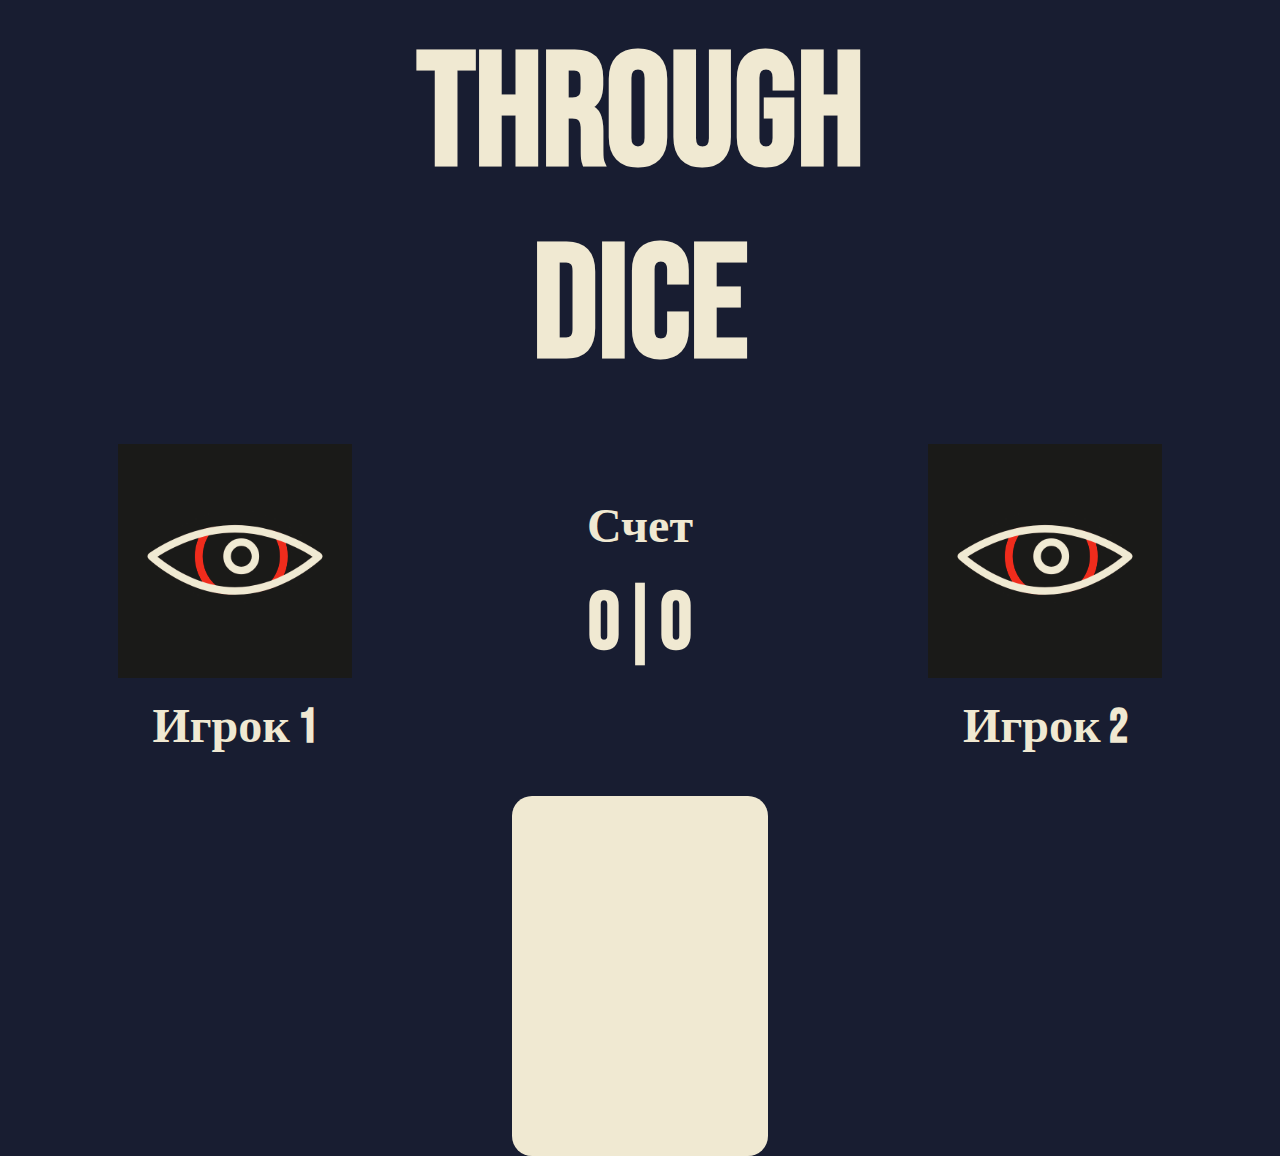
<file: html/index.html>
<!DOCTYPE html>
<html lang="en">

<head>
    <meta charset="UTF-8">
    <meta http-equiv="X-UA-Compatible" content="IE=edge">
    <meta name="viewport" content="width=device-width, initial-scale=1.0">
    <link rel="preconnect" href="https://fonts.googleapis.com">
    <link rel="preconnect" href="https://fonts.gstatic.com" crossorigin>
    <link href="https://fonts.googleapis.com/css2?family=Bebas+Neue&display=swap" rel="stylesheet">
    <link rel="stylesheet" href="../css\index.css">
    <title>Dice me</title>
    <link rel="icon" href="../pics\dice_fav.ico">

</head>

<body>
    <h1 class="font main_button " data-value="Through dice">Through dice</h1>
    <div class="table font">
        <div class="player_one">
        <img class="pic me font one" src="../pics\view.gif">
        <h2 class="mid_size font pic_text">Игрок 1</h2>
    </div>
    <div class="score">
        <div>
        <h2 class="mid_size font center_score center_score1">Счет</h2>
    </div>
    <div>
        <h3 class=" font center_score center_score2"><span class="one_score">0 </span> <span>|</span> <span class="three  two_score"> 0</span></h3>
    </div>
    </div>
    <div class="player_two">
        <img class="pic me font two" src="../pics\view.gif">
        <h2 class="mid_size font pic_text">Игрок 2</h2>
    </div>
    </div>

    <div class="history"></div> 
<script src="../JS\index.js"></script>
</body>

</html>
<!-- onmouseover="mouseOver(this)"
onmouseout="mouseOut(this)" -->
</file>
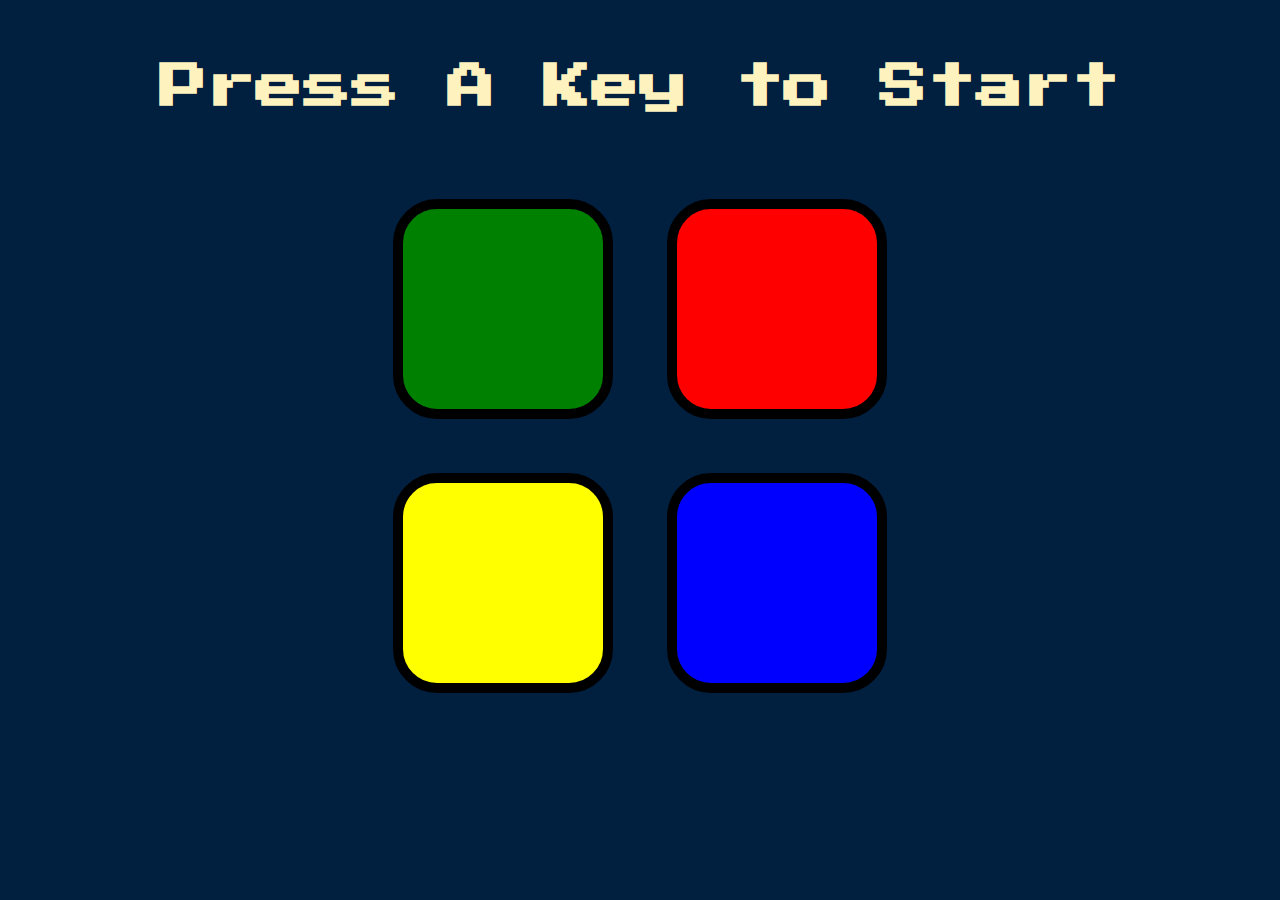
<file: index/index.html>
<!DOCTYPE html>
<html lang="en" dir="ltr">

<head>
  <meta charset="utf-8">
  <title>Simon</title>
  <link rel="stylesheet" href="styles.css">
  <link href="https://fonts.googleapis.com/css?family=Press+Start+2P" rel="stylesheet">
</head>

<body>
  <h1 id="level-title" class="main" >Press A Key to Start</h1>
  <div class="container">
    <div lass="row">

      <div type="button" id="green"  class="btn green">

      </div>

      <div type="button" id="red"  class="btn red">

      </div>
    </div>

    <div class="row">

      <div type="button" id="yellow"  class="btn yellow">

      </div>
      <div type="button" id="blue"  class="btn blue">

      </div>

    </div>

  </div>
  <script src="https://ajax.googleapis.com/ajax/libs/jquery/3.6.3/jquery.min.js"></script>
<script src="game.js"></script>
</body>

</html>
</file>
<file: index/styles.css>
body {
  text-align: center;
  background-color: #011F3F;

}

#level-title {
  font-family: 'Press Start 2P', cursive;
  font-size: 3rem;
  margin:  5%;
  color: #FEF2BF;

}

.container {
  display: block;
  width: 50%;
  margin: auto;

}
.kal {
  user-select:none;
}

.btn {
  margin: 25px;
  display: inline-block;
  height: 200px;
  width: 200px;
  border: 10px solid black;
  border-radius: 20%;
}

.game-over {
  background-color: red;
  opacity: 0.8;
}

.red {
  background-color: red;
}

.green {
  background-color: green;
}

.blue {
  background-color: blue;
}

.yellow {
  background-color: yellow;
}

.pressed {
  box-shadow: 0 0 20px white;
  background-color: grey;
}

.win {
  background-color:aqua ;
}
</file>
